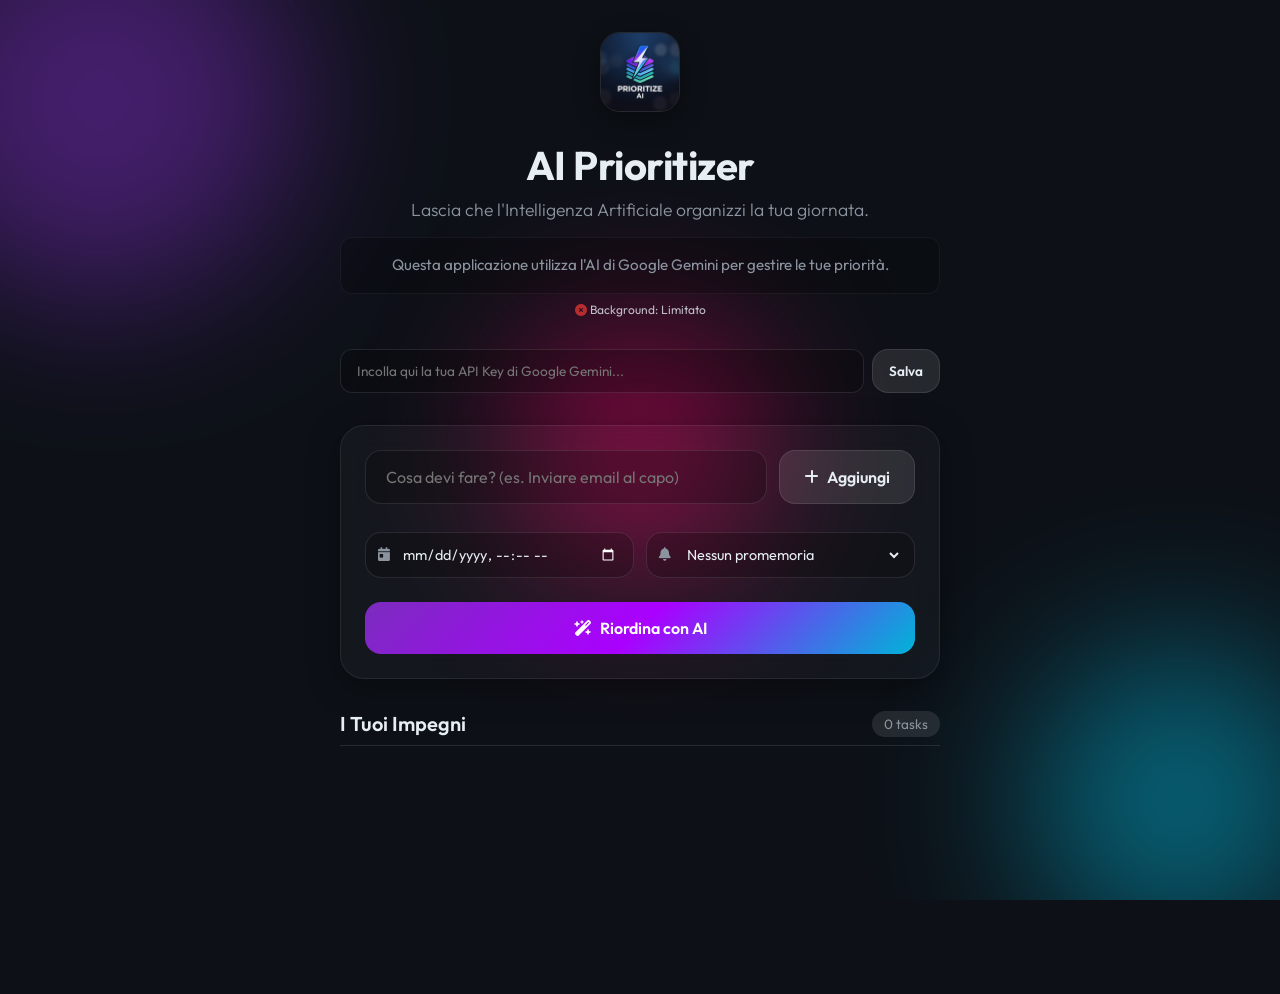
<file: index.html>
<!DOCTYPE html>
<html lang="it">

<head>
    <meta charset="UTF-8">
    <meta name="viewport" content="width=device-width, initial-scale=1.0">
    <title>AI Task Prioritizer</title>
    <!-- PWA Meta Tags -->
    <link rel="manifest" href="manifest.json">
    <meta name="theme-color" content="#0d1117">
    <link rel="apple-touch-icon" href="logo.png">
    <meta name="apple-mobile-web-app-capable" content="yes">
    <meta name="apple-mobile-web-app-status-bar-style" content="black-translucent">
    <!-- Google Fonts for modern typography -->
    <link rel="preconnect" href="https://fonts.googleapis.com">
    <link rel="preconnect" href="https://fonts.gstatic.com" crossorigin>
    <link href="https://fonts.googleapis.com/css2?family=Outfit:wght@300;400;500;600;700&display=swap" rel="stylesheet">
    <!-- Font Awesome for icons -->
    <link rel="stylesheet" href="https://cdnjs.cloudflare.com/ajax/libs/font-awesome/6.4.0/css/all.min.css">

    <link rel="stylesheet" href="style.css">
</head>

<body>
    <div class="background-animation">
        <div class="orb orb-1"></div>
        <div class="orb orb-2"></div>
        <div class="orb orb-3"></div>
    </div>

    <div class="app-container">
        <header>
            <div style="text-align: center; margin-bottom: 1.5rem;">
                <img src="logo.png" alt="AI Prioritizer Logo"
                    style="width: 80px; height: 80px; border-radius: 20px; box-shadow: 0 8px 24px rgba(0, 0, 0, 0.4); border: 1px solid rgba(255, 255, 255, 0.1);">
            </div>
            <h1>AI Prioritizer</h1>
            <p>Lascia che l'Intelligenza Artificiale organizzi la tua giornata.</p>
            <div class="app-description"
                style="margin-top: 1rem; font-size: 0.95rem; color: var(--text-secondary); line-height: 1.5; background: rgba(0, 0, 0, 0.2); border: 1px solid rgba(255, 255, 255, 0.05); padding: 1rem; border-radius: var(--border-radius-md);">
                Questa applicazione utilizza l'AI di Google Gemini per gestire le tue priorità.
            </div>
            <div id="support-status" class="support-status"
                style="margin-top: 0.5rem; font-size: 0.75rem; text-align: center; opacity: 0.8;">
                <span id="trigger-badge" class="badge">Controllo supporto background...</span>
            </div>
        </header>

        <div class="api-config">
            <input type="password" id="api-key-input" placeholder="Incolla qui la tua API Key di Google Gemini..."
                autocomplete="off">
            <button id="save-key-btn" class="btn-primary" style="padding: 0 1rem; font-size: 0.85rem;">Salva</button>
        </div>

        <!-- Notification Permission Banner -->
        <div id="notification-banner" class="notification-banner hidden">
            <div class="notification-banner-content">
                <i class="fa-solid fa-bell"></i>
                <span>Attiva le notifiche per ricevere promemoria sulle scadenze!</span>
                <button id="enable-notifications-btn" class="btn-primary"
                    style="padding: 0.5rem 1rem; font-size: 0.85rem; white-space: nowrap;">
                    <i class="fa-solid fa-bell"></i> Attiva
                </button>
            </div>
        </div>

        <section class="input-section glass-panel">
            <div class="input-group">
                <input type="text" id="task-input" placeholder="Cosa devi fare? (es. Inviare email al capo)"
                    autocomplete="off">
                <button id="add-btn" class="btn-primary">
                    <i class="fa-solid fa-plus"></i> Aggiungi
                </button>
            </div>
            <div class="input-row-secondary">
                <div class="input-with-icon">
                    <i class="fa-solid fa-calendar-day"></i>
                    <input type="datetime-local" id="task-date" class="task-date-input">
                </div>
                <div class="input-with-icon">
                    <i class="fa-solid fa-bell"></i>
                    <select id="task-reminder" class="task-date-input">
                        <option value="">Nessun promemoria</option>
                        <option value="60">1 ora prima</option>
                        <option value="360">6 ore prima</option>
                        <option value="1440">1 giorno prima</option>
                    </select>
                </div>
            </div>
            <button id="ai-sort-btn" class="btn-ai-magic">
                <i class="fa-solid fa-wand-magic-sparkles"></i> Riordina con AI
            </button>
        </section>

        <section class="tasks-section">
            <div class="section-header">
                <h2>I Tuoi Impegni</h2>
                <div style="display: flex; align-items: center; gap: 0.75rem;">
                    <span class="task-count" id="task-count">0 task</span>
                    <button id="delete-all-btn" class="btn-icon delete" title="Svuota lista" style="display: none;">
                        <i class="fa-solid fa-trash-can"></i>
                    </button>
                </div>
            </div>

            <div id="loader" class="loader hidden">
                <div class="spinner"></div>
                <p>L'AI sta analizzando le tue priorità...</p>
            </div>

            <ul id="task-list" class="task-list">
                <!-- Tasks will be injected here via JavaScript -->
            </ul>
        </section>
    </div>
    <script src="app.js"></script>

    <!-- Custom Confirm Modal -->
    <div id="custom-confirm" class="custom-confirm hidden">
        <div class="confirm-content glass-panel">
            <h3 id="confirm-title">Conferma Azione</h3>
            <p id="confirm-message">Sei sicuro di voler procedere?</p>
            <div class="confirm-actions">
                <button id="confirm-cancel-btn" class="btn-secondary">Annulla</button>
                <button id="confirm-ok-btn" class="btn-danger">Conferma</button>
            </div>
        </div>
    </div>

    <!-- Custom Edit Modal -->
    <div id="custom-edit" class="custom-confirm hidden">
        <div class="confirm-content glass-panel">
            <h3>Modifica Impegno</h3>
            <div class="edit-inputs">
                <input type="text" id="edit-task-text" placeholder="Nome impegno">
                <input type="datetime-local" id="edit-task-date" class="task-date-input" style="width: 100%;">
                <select id="edit-task-reminder" class="task-date-input" style="width: 100%;">
                    <option value="">Nessun promemoria</option>
                    <option value="60">1 ora prima</option>
                    <option value="360">6 ore prima</option>
                    <option value="1440">1 giorno prima</option>
                </select>
            </div>
            <div class="confirm-actions" style="margin-top: 1.5rem;">
                <button id="edit-cancel-btn" class="btn-secondary">Annulla</button>
                <button id="edit-save-btn" class="btn-primary" style="flex: 1;">Salva Modifiche</button>
            </div>
        </div>
    </div>

    <div id="toast-container" class="toast-container"></div>
</body>

</html>
</file>
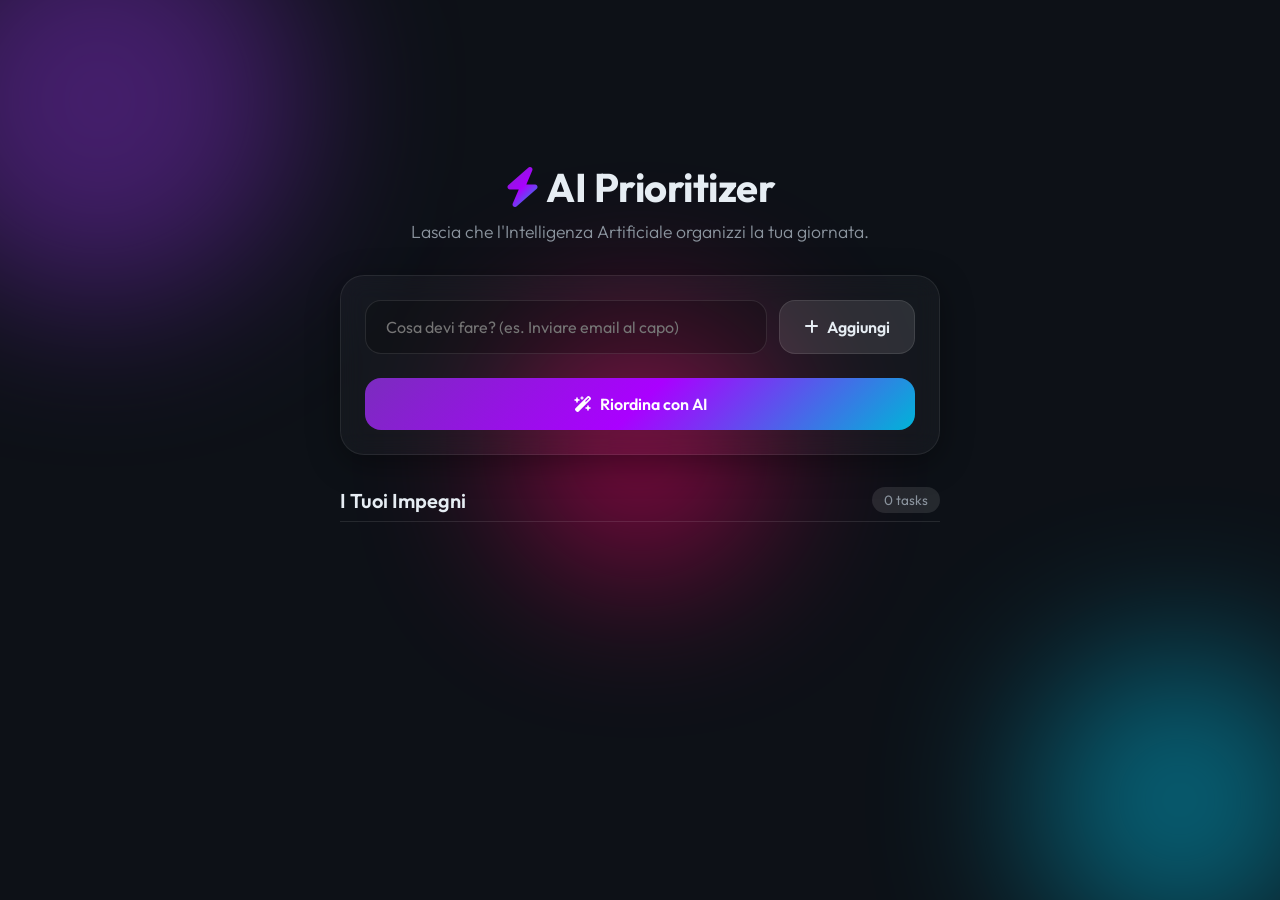
<file: primo-progetto/index.html>
<!DOCTYPE html>
<html lang="it">
<head>
    <meta charset="UTF-8">
    <meta name="viewport" content="width=device-width, initial-scale=1.0">
    <title>AI Task Prioritizer</title>
    <!-- Google Fonts for modern typography -->
    <link rel="preconnect" href="https://fonts.googleapis.com">
    <link rel="preconnect" href="https://fonts.gstatic.com" crossorigin>
    <link href="https://fonts.googleapis.com/css2?family=Outfit:wght@300;400;500;600;700&display=swap" rel="stylesheet">
    <!-- Font Awesome for icons -->
    <link rel="stylesheet" href="https://cdnjs.cloudflare.com/ajax/libs/font-awesome/6.4.0/css/all.min.css">
    
    <link rel="stylesheet" href="style.css">
</head>
<body>
    <div class="background-animation">
        <div class="orb orb-1"></div>
        <div class="orb orb-2"></div>
        <div class="orb orb-3"></div>
    </div>

    <div class="app-container">
        <header>
            <h1><i class="fa-solid fa-bolt text-gradient"></i> AI Prioritizer</h1>
            <p>Lascia che l'Intelligenza Artificiale organizzi la tua giornata.</p>
        </header>

        <section class="input-section glass-panel">
            <div class="input-group">
                <input type="text" id="task-input" placeholder="Cosa devi fare? (es. Inviare email al capo)" autocomplete="off">
                <button id="add-btn" class="btn-primary">
                    <i class="fa-solid fa-plus"></i> Aggiungi
                </button>
            </div>
            <button id="ai-sort-btn" class="btn-ai-magic">
                <i class="fa-solid fa-wand-magic-sparkles"></i> Riordina con AI
            </button>
        </section>

        <section class="tasks-section">
            <div class="section-header">
                <h2>I Tuoi Impegni</h2>
                <span class="task-count" id="task-count">0 task</span>
            </div>
            
            <div id="loader" class="loader hidden">
                <div class="spinner"></div>
                <p>L'AI sta analizzando le tue priorità...</p>
            </div>

            <ul id="task-list" class="task-list">
                <!-- Tasks will be injected here via JavaScript -->
            </ul>
        </section>
    </div>

    <script src="app.js"></script>
</body>
</html>
</file>
<file: style.css>
/* =========================================================
   VARIABLES & DESIGN TOKENS
   ========================================================= */
:root {
    --bg-color: #0d1117;
    --text-primary: #e6edf3;
    --text-secondary: #8b949e;

    /* Gradients for UI Elements */
    --gradient-glow: linear-gradient(135deg, #7b2cbf 0%, #aa00ff 50%, #00b4d8 100%);
    --gradient-hover: linear-gradient(135deg, #9d4edd 0%, #c77dff 100%);

    /* Colors for Priority Levels */
    --priority-high: #ff4d4d;
    --priority-medium: #ffc107;
    --priority-low: #00d2ff;

    /* Glassmorphism properties */
    --glass-bg: rgba(255, 255, 255, 0.03);
    --glass-border: rgba(255, 255, 255, 0.08);
    --glass-shadow: 0 8px 32px 0 rgba(0, 0, 0, 0.37);
    --glass-blur: blur(12px);

    --border-radius-xl: 24px;
    --border-radius-lg: 16px;
    --border-radius-md: 12px;

    --transition-fast: 0.2s ease;
    --transition-medium: 0.3s ease-in-out;
}

/* =========================================================
   BASE STYLES
   ========================================================= */
* {
    box-sizing: border-box;
    margin: 0;
    padding: 0;
    font-family: 'Outfit', sans-serif;
}

body {
    background-color: var(--bg-color);
    color: var(--text-primary);
    min-height: 100vh;
    display: flex;
    justify-content: center;
    align-items: center;
    overflow-x: hidden;
    position: relative;
}

/* =========================================================
   BACKGROUND ANIMATION (ORBS)
   ========================================================= */
.background-animation {
    position: absolute;
    top: 0;
    left: 0;
    width: 100vw;
    height: 100vh;
    overflow: hidden;
    z-index: -1;
}

.orb {
    position: absolute;
    border-radius: 50%;
    filter: blur(80px);
    opacity: 0.5;
    animation: float 20s infinite ease-in-out alternate;
}

.orb-1 {
    width: 400px;
    height: 400px;
    background: #7b2cbf;
    top: -100px;
    left: -100px;
    animation-duration: 25s;
}

.orb-2 {
    width: 300px;
    height: 300px;
    background: #00b4d8;
    bottom: -50px;
    right: -50px;
    animation-duration: 22s;
    animation-delay: -5s;
}

.orb-3 {
    width: 250px;
    height: 250px;
    background: #ff006e;
    top: 50%;
    left: 50%;
    transform: translate(-50%, -50%);
    animation-duration: 30s;
    animation-delay: -10s;
}

@keyframes float {
    0% {
        transform: translate(0, 0) scale(1);
    }

    50% {
        transform: translate(30px, -50px) scale(1.1);
    }

    100% {
        transform: translate(-40px, 30px) scale(0.9);
    }
}

/* =========================================================
   LAYOUT & CONTAINERS
   ========================================================= */
.app-container {
    width: 100%;
    max-width: 600px;
    margin: 2rem;
    display: flex;
    flex-direction: column;
    gap: 2rem;
    z-index: 1;
}

header {
    text-align: center;
    animation: slideDown 0.6s ease forwards;
}

header h1 {
    font-size: 2.5rem;
    font-weight: 700;
    margin-bottom: 0.5rem;
    letter-spacing: -0.5px;
}

header p {
    color: var(--text-secondary);
    font-size: 1.1rem;
    font-weight: 300;
}

.text-gradient {
    background: var(--gradient-glow);
    -webkit-background-clip: text;
    background-clip: text;
    -webkit-text-fill-color: transparent;
    display: inline-block;
}

/* API Key Configurator */
.api-config {
    display: flex;
    gap: 0.5rem;
    animation: fadeIn 0.8s ease forwards;
    z-index: 2;
}

.api-config input {
    flex: 1;
    background: rgba(0, 0, 0, 0.2);
    border: 1px solid rgba(255, 255, 255, 0.1);
    border-radius: var(--border-radius-md);
    padding: 0.75rem 1rem;
    color: var(--text-primary);
    font-size: 0.85rem;
    outline: none;
    transition: var(--transition-medium);
}

.api-config input:focus {
    border-color: rgba(123, 44, 191, 0.5);
}

/* Glassmorphism Panel Class */
.glass-panel {
    background: var(--glass-bg);
    backdrop-filter: var(--glass-blur);
    -webkit-backdrop-filter: var(--glass-blur);
    border: 1px solid var(--glass-border);
    box-shadow: var(--glass-shadow);
    border-radius: var(--border-radius-xl);
    padding: 1.5rem;
}

/* =========================================================
   INPUT SECTION
   ========================================================= */
.input-section {
    display: flex;
    flex-direction: column;
    gap: 1rem;
    animation: fadeIn 0.8s ease forwards;
}

.input-group {
    display: flex;
    gap: 0.75rem;
}

input[type="text"] {
    flex: 1;
    background: rgba(0, 0, 0, 0.2);
    border: 1px solid rgba(255, 255, 255, 0.1);
    border-radius: var(--border-radius-lg);
    padding: 1rem 1.25rem;
    color: var(--text-primary);
    font-size: 1rem;
    transition: var(--transition-medium);
    outline: none;
}

input[type="text"]:focus {
    border-color: rgba(255, 255, 255, 0.3);
    box-shadow: 0 0 0 2px rgba(123, 44, 191, 0.3);
}

button {
    cursor: pointer;
    border: none;
    outline: none;
    font-size: 1rem;
    font-weight: 600;
    border-radius: var(--border-radius-lg);
    transition: var(--transition-fast);
    display: flex;
    align-items: center;
    justify-content: center;
    gap: 0.5rem;
}

.btn-primary {
    background: rgba(255, 255, 255, 0.1);
    color: var(--text-primary);
    padding: 0 1.5rem;
    border: 1px solid rgba(255, 255, 255, 0.1);
}

.btn-primary:hover {
    background: rgba(255, 255, 255, 0.15);
    transform: translateY(-2px);
}

.btn-primary:active {
    transform: translateY(0);
}

.btn-ai-magic {
    background: var(--gradient-glow);
    color: white;
    padding: 1rem;
    width: 100%;
    margin-top: 0.5rem;
    position: relative;
    overflow: hidden;
    z-index: 1;
}

.btn-ai-magic::before {
    content: '';
    position: absolute;
    top: 0;
    left: 0;
    width: 100%;
    height: 100%;
    background: var(--gradient-hover);
    z-index: -1;
    transition: opacity var(--transition-medium);
    opacity: 0;
}

.btn-ai-magic:hover::before {
    opacity: 1;
}

.btn-ai-magic:hover {
    box-shadow: 0 4px 15px rgba(170, 0, 255, 0.4);
    transform: translateY(-2px);
}

/* =========================================================
   TASKS LIST
   ========================================================= */
.tasks-section {
    display: flex;
    flex-direction: column;
    gap: 1rem;
    animation: slideUp 0.8s ease forwards;
}

.section-header {
    display: flex;
    justify-content: space-between;
    align-items: center;
    padding-bottom: 0.5rem;
    border-bottom: 1px solid rgba(255, 255, 255, 0.1);
}

.section-header h2 {
    font-size: 1.25rem;
    font-weight: 600;
}

.task-count {
    background: rgba(255, 255, 255, 0.1);
    padding: 0.25rem 0.75rem;
    border-radius: 20px;
    font-size: 0.85rem;
    color: var(--text-secondary);
}

.task-list {
    list-style: none;
    display: flex;
    flex-direction: column;
    gap: 0.75rem;
    min-height: 200px;
}

.task-item {
    background: rgba(255, 255, 255, 0.05);
    border: 1px solid rgba(255, 255, 255, 0.08);
    border-radius: var(--border-radius-md);
    padding: 1rem;
    display: flex;
    align-items: flex-start;
    justify-content: space-between;
    gap: 1rem;
    transition: var(--transition-medium);
    animation: slideInLeft 0.3s ease forwards;
    cursor: grab;
}

.task-item:hover {
    background: rgba(255, 255, 255, 0.08);
    transform: translateX(4px);
}

.task-item:active {
    cursor: grabbing;
}

.task-item.dragging {
    opacity: 0.5;
    background: rgba(255, 255, 255, 0.02);
    border: 1px dashed var(--text-secondary);
    transform: scale(0.98) translateX(4px);
}

.task-item.drag-over {
    border-top: 2px dashed rgba(255, 255, 255, 0.5);
    background: rgba(255, 255, 255, 0.1);
}

.task-content {
    flex: 1;
    display: flex;
    flex-direction: column;
    gap: 0.25rem;
}

.task-text {
    font-size: 1.1rem;
    font-weight: 500;
    line-height: 1.4;
    word-break: break-word;
}

.task-reasoning {
    font-size: 0.85rem;
    color: var(--text-secondary);
    display: none;
    margin-top: 0.5rem;
}

.task-item.has-ai .task-reasoning {
    display: block;
    color: #c77dff;
    /* Slight highlight for AI output */
}

/* Priority Indicators */
.priority-badge {
    padding: 0.25rem 0.5rem;
    border-radius: 6px;
    font-size: 0.75rem;
    font-weight: 700;
    text-transform: uppercase;
    letter-spacing: 0.5px;
    display: none;
}

.task-item.priority-1 .priority-badge {
    display: inline-block;
    background: rgba(255, 77, 77, 0.15);
    color: var(--priority-high);
    border: 1px solid rgba(255, 77, 77, 0.3);
}

.task-item.priority-2 .priority-badge {
    display: inline-block;
    background: rgba(255, 193, 7, 0.15);
    color: var(--priority-medium);
    border: 1px solid rgba(255, 193, 7, 0.3);
}

.task-item.priority-3 .priority-badge {
    display: inline-block;
    background: rgba(0, 210, 255, 0.15);
    color: var(--priority-low);
    border: 1px solid rgba(0, 210, 255, 0.3);
}

.task-actions {
    display: flex;
    gap: 0.5rem;
}

.btn-icon {
    background: none;
    border: none;
    font-size: 1.1rem;
    color: var(--text-secondary);
    padding: 0.25rem;
    transition: var(--transition-fast);
}

.btn-icon:hover {
    color: var(--text-primary);
    transform: scale(1.1);
}

.btn-icon.delete:hover {
    color: #ff4d4d;
}

.btn-icon.edit:hover {
    color: #00d2ff;
}

/* Checkbox Base Styles */
.custom-checkbox {
    width: 24px;
    height: 24px;
    border-radius: 50%;
    border: 2px solid rgba(255, 255, 255, 0.3);
    cursor: pointer;
    display: flex;
    align-items: center;
    justify-content: center;
    transition: var(--transition-fast);
}

.task-item.completed .custom-checkbox {
    background: var(--gradient-glow);
    border-color: transparent;
}

.task-item.completed .custom-checkbox::after {
    content: '\f00c';
    font-family: 'Font Awesome 6 Free';
    font-weight: 900;
    color: white;
    font-size: 12px;
}

.task-item.completed .task-text {
    text-decoration: line-through;
    color: var(--text-secondary);
}

/* =========================================================
   LOADER
   ========================================================= */
.loader {
    display: flex;
    flex-direction: column;
    align-items: center;
    justify-content: center;
    padding: 2rem 0;
    gap: 1rem;
}

.loader.hidden {
    display: none;
}

.spinner {
    width: 40px;
    height: 40px;
    border: 4px solid rgba(255, 255, 255, 0.1);
    border-left-color: #aa00ff;
    border-radius: 50%;
    animation: spin 1s linear infinite;
}

@keyframes spin {
    to {
        transform: rotate(360deg);
    }
}

/* =========================================================
   ANIMATIONS
   ========================================================= */
@keyframes fadeIn {
    from {
        opacity: 0;
    }

    to {
        opacity: 1;
    }
}

@keyframes slideDown {
    from {
        opacity: 0;
        transform: translateY(-20px);
    }

    to {
        opacity: 1;
        transform: translateY(0);
    }
}

@keyframes slideUp {
    from {
        opacity: 0;
        transform: translateY(20px);
    }

    to {
        opacity: 1;
        transform: translateY(0);
    }
}

@keyframes slideInLeft {
    from {
        opacity: 0;
        transform: translateX(-20px);
    }

    to {
        opacity: 1;
        transform: translateX(0);
    }
}

/* RESPONSIVE */
@media (max-width: 480px) {
    .app-container {
        margin: 1rem;
    }

    .input-group {
        flex-direction: column;
    }

    .input-row-secondary {
        flex-direction: column;
    }

    .input-with-icon {
        width: 100%;
        box-sizing: border-box;
    }

    .input-with-icon .task-date-input {
        width: 100%;
        min-width: 0;
        font-size: 0.85rem;
    }

    .btn-primary {
        padding: 1rem;
    }

    .notification-banner-content {
        flex-direction: column;
        text-align: center;
    }

    .confirm-content {
        width: 95%;
        max-width: 95%;
    }

    .edit-inputs input,
    .edit-inputs select {
        width: 100% !important;
        box-sizing: border-box;
    }
}

/* =========================================================
   CUSTOM CONFIRM MODAL
   ========================================================= */
.custom-confirm {
    position: fixed;
    top: 0;
    left: 0;
    width: 100vw;
    height: 100vh;
    background: rgba(0, 0, 0, 0.6);
    backdrop-filter: blur(4px);
    -webkit-backdrop-filter: blur(4px);
    display: flex;
    justify-content: center;
    align-items: center;
    z-index: 9998;
    /* Just below toasts */
    opacity: 0;
    pointer-events: none;
    transition: opacity var(--transition-medium);
}

.custom-confirm.show {
    opacity: 1;
    pointer-events: auto;
}

.confirm-content {
    width: 90%;
    max-width: 400px;
    text-align: center;
    transform: translateY(20px) scale(0.95);
    transition: transform var(--transition-medium);
}

.custom-confirm.show .confirm-content {
    transform: translateY(0) scale(1);
}

.confirm-content h3 {
    font-size: 1.25rem;
    margin-bottom: 0.5rem;
    color: var(--text-primary);
}

.confirm-content p {
    color: var(--text-secondary);
    margin-bottom: 1.5rem;
    font-size: 1rem;
}

.confirm-actions {
    display: flex;
    gap: 1rem;
    justify-content: center;
}

.edit-inputs {
    display: flex;
    flex-direction: column;
    gap: 1rem;
    text-align: left;
}

.edit-inputs input[type="text"] {
    width: 100%;
}

.btn-secondary,
.btn-danger {
    flex: 1;
    padding: 0.75rem 1rem;
}

.btn-secondary {
    background: rgba(255, 255, 255, 0.05);
    color: var(--text-primary);
    border: 1px solid rgba(255, 255, 255, 0.1);
}

.btn-secondary:hover {
    background: rgba(255, 255, 255, 0.1);
}

.btn-danger {
    background: rgba(255, 23, 68, 0.15);
    /* Soft Red */
    color: #ff4d4d;
    border: 1px solid rgba(255, 23, 68, 0.3);
}

.btn-danger:hover {
    background: rgba(255, 23, 68, 0.25);
    box-shadow: 0 4px 15px rgba(255, 23, 68, 0.2);
}

/* =========================================================
   TASK DATE STYLES
   ========================================================= */
.task-date-input {
    background: rgba(0, 0, 0, 0.2);
    border: 1px solid rgba(255, 255, 255, 0.1);
    border-radius: var(--border-radius-lg);
    padding: 1rem;
    color: var(--text-primary);
    font-size: 0.9rem;
    outline: none;
    transition: var(--transition-medium);
    color-scheme: dark;
    /* Makes the calendar icon and picker dark too */
}

.task-date-input:focus {
    border-color: rgba(255, 255, 255, 0.3);
    box-shadow: 0 0 0 2px rgba(123, 44, 191, 0.3);
}

.input-row-secondary {
    display: flex;
    gap: 0.75rem;
    margin-top: 0.75rem;
}

.input-with-icon {
    display: flex;
    align-items: center;
    gap: 0.5rem;
    flex: 1;
    background: rgba(0, 0, 0, 0.2);
    border: 1px solid rgba(255, 255, 255, 0.1);
    border-radius: var(--border-radius-lg);
    padding: 0 0.75rem;
}

.input-with-icon>i {
    color: var(--text-secondary);
    font-size: 0.85rem;
}

.input-with-icon .task-date-input {
    border: none;
    background: transparent;
    padding: 0.75rem 0.25rem;
    flex: 1;
    min-width: 0;
}

.input-with-icon select.task-date-input {
    cursor: pointer;
    flex: 1;
    min-width: 0;
}

.task-date-display {
    font-size: 0.8rem;
    color: var(--text-secondary);
    display: flex;
    align-items: center;
    gap: 6px;
    margin-top: 4px;
}

.task-date-display i {
    font-size: 0.75rem;
}

.task-item.expired .task-date-display {
    color: var(--priority-high);
    font-weight: 600;
}

/* =========================================================
   NOTIFICATION BANNER
   ========================================================= */
.notification-banner {
    background: linear-gradient(135deg, rgba(123, 44, 191, 0.2), rgba(79, 70, 229, 0.2));
    border: 1px solid rgba(123, 44, 191, 0.3);
    border-radius: var(--border-radius-lg);
    padding: 1rem 1.5rem;
    margin-bottom: 1rem;
    animation: fadeInDown 0.5s ease-out;
}

.notification-banner.hidden {
    display: none;
}

.notification-banner-content {
    display: flex;
    align-items: center;
    gap: 1rem;
    flex-wrap: wrap;
}

.notification-banner-content>i {
    font-size: 1.3rem;
    color: #a78bfa;
}

.notification-banner-content>span {
    flex: 1;
    font-size: 0.9rem;
    color: var(--text-secondary);
}

@keyframes fadeInDown {
    from {
        opacity: 0;
        transform: translateY(-10px);
    }

    to {
        opacity: 1;
        transform: translateY(0);
    }
}

/* =========================================================
   TOAST NOTIFICATIONS
   ========================================================= */
.toast-container {
    position: fixed;
    bottom: 20px;
    right: 20px;
    display: flex;
    flex-direction: column;
    gap: 10px;
    z-index: 9999;
    pointer-events: none;
    /* Let clicks pass through empty areas */
}

.toast {
    background: var(--glass-bg);
    backdrop-filter: var(--glass-blur);
    -webkit-backdrop-filter: var(--glass-blur);
    border: 1px solid var(--glass-border);
    box-shadow: var(--glass-shadow);
    color: var(--text-primary);
    padding: 1rem 1.5rem;
    border-radius: var(--border-radius-md);
    font-size: 0.95rem;
    display: flex;
    align-items: center;
    gap: 12px;
    min-width: 300px;
    max-width: 400px;
    transform: translateX(120%);
    opacity: 0;
    transition: transform 0.4s cubic-bezier(0.68, -0.55, 0.265, 1.55), opacity 0.4s ease;
    pointer-events: auto;
    /* Re-enable clicks for toasts */
}

.toast.show {
    transform: translateX(0);
    opacity: 1;
}

.toast i {
    font-size: 1.25rem;
}

.toast-success {
    border-left: 4px solid #00E676;
    /* Vivid Green */
}

.toast-success i {
    color: #00E676;
}

.toast-error {
    border-left: 4px solid #FF1744;
    /* Vivid Red */
}

.toast-error i {
    color: #FF1744;
}

.toast-warning {
    border-left: 4px solid #FFC400;
    /* Vivid Amber */
}

.toast-warning i {
    color: #FFC400;
}

.toast-info {
    border-left: 4px solid var(--text-primary);
}

.toast-info i {
    color: var(--text-primary);
}

.toast-content {
    flex: 1;
    line-height: 1.4;
}
</file>
<file: primo-progetto/style.css>
/* =========================================================
   VARIABLES & DESIGN TOKENS
   ========================================================= */
:root {
    --bg-color: #0d1117;
    --text-primary: #e6edf3;
    --text-secondary: #8b949e;
    
    /* Gradients for UI Elements */
    --gradient-glow: linear-gradient(135deg, #7b2cbf 0%, #aa00ff 50%, #00b4d8 100%);
    --gradient-hover: linear-gradient(135deg, #9d4edd 0%, #c77dff 100%);
    
    /* Colors for Priority Levels */
    --priority-high: #ff4d4d;
    --priority-medium: #ffc107;
    --priority-low: #00d2ff;
    
    /* Glassmorphism properties */
    --glass-bg: rgba(255, 255, 255, 0.03);
    --glass-border: rgba(255, 255, 255, 0.08);
    --glass-shadow: 0 8px 32px 0 rgba(0, 0, 0, 0.37);
    --glass-blur: blur(12px);
    
    --border-radius-xl: 24px;
    --border-radius-lg: 16px;
    --border-radius-md: 12px;
    
    --transition-fast: 0.2s ease;
    --transition-medium: 0.3s ease-in-out;
}

/* =========================================================
   BASE STYLES
   ========================================================= */
* {
    box-sizing: border-box;
    margin: 0;
    padding: 0;
    font-family: 'Outfit', sans-serif;
}

body {
    background-color: var(--bg-color);
    color: var(--text-primary);
    min-height: 100vh;
    display: flex;
    justify-content: center;
    align-items: center;
    overflow-x: hidden;
    position: relative;
}

/* =========================================================
   BACKGROUND ANIMATION (ORBS)
   ========================================================= */
.background-animation {
    position: absolute;
    top: 0;
    left: 0;
    width: 100vw;
    height: 100vh;
    overflow: hidden;
    z-index: -1;
}

.orb {
    position: absolute;
    border-radius: 50%;
    filter: blur(80px);
    opacity: 0.5;
    animation: float 20s infinite ease-in-out alternate;
}

.orb-1 {
    width: 400px;
    height: 400px;
    background: #7b2cbf;
    top: -100px;
    left: -100px;
    animation-duration: 25s;
}

.orb-2 {
    width: 300px;
    height: 300px;
    background: #00b4d8;
    bottom: -50px;
    right: -50px;
    animation-duration: 22s;
    animation-delay: -5s;
}

.orb-3 {
    width: 250px;
    height: 250px;
    background: #ff006e;
    top: 50%;
    left: 50%;
    transform: translate(-50%, -50%);
    animation-duration: 30s;
    animation-delay: -10s;
}

@keyframes float {
    0% { transform: translate(0, 0) scale(1); }
    50% { transform: translate(30px, -50px) scale(1.1); }
    100% { transform: translate(-40px, 30px) scale(0.9); }
}

/* =========================================================
   LAYOUT & CONTAINERS
   ========================================================= */
.app-container {
    width: 100%;
    max-width: 600px;
    margin: 2rem;
    display: flex;
    flex-direction: column;
    gap: 2rem;
    z-index: 1;
}

header {
    text-align: center;
    animation: slideDown 0.6s ease forwards;
}

header h1 {
    font-size: 2.5rem;
    font-weight: 700;
    margin-bottom: 0.5rem;
    letter-spacing: -0.5px;
}

header p {
    color: var(--text-secondary);
    font-size: 1.1rem;
    font-weight: 300;
}

.text-gradient {
    background: var(--gradient-glow);
    -webkit-background-clip: text;
    -webkit-text-fill-color: transparent;
    display: inline-block;
}

/* Glassmorphism Panel Class */
.glass-panel {
    background: var(--glass-bg);
    backdrop-filter: var(--glass-blur);
    -webkit-backdrop-filter: var(--glass-blur);
    border: 1px solid var(--glass-border);
    box-shadow: var(--glass-shadow);
    border-radius: var(--border-radius-xl);
    padding: 1.5rem;
}

/* =========================================================
   INPUT SECTION
   ========================================================= */
.input-section {
    display: flex;
    flex-direction: column;
    gap: 1rem;
    animation: fadeIn 0.8s ease forwards;
}

.input-group {
    display: flex;
    gap: 0.75rem;
}

input[type="text"] {
    flex: 1;
    background: rgba(0, 0, 0, 0.2);
    border: 1px solid rgba(255, 255, 255, 0.1);
    border-radius: var(--border-radius-lg);
    padding: 1rem 1.25rem;
    color: var(--text-primary);
    font-size: 1rem;
    transition: var(--transition-medium);
    outline: none;
}

input[type="text"]:focus {
    border-color: rgba(255, 255, 255, 0.3);
    box-shadow: 0 0 0 2px rgba(123, 44, 191, 0.3);
}

button {
    cursor: pointer;
    border: none;
    outline: none;
    font-size: 1rem;
    font-weight: 600;
    border-radius: var(--border-radius-lg);
    transition: var(--transition-fast);
    display: flex;
    align-items: center;
    justify-content: center;
    gap: 0.5rem;
}

.btn-primary {
    background: rgba(255, 255, 255, 0.1);
    color: var(--text-primary);
    padding: 0 1.5rem;
    border: 1px solid rgba(255, 255, 255, 0.1);
}

.btn-primary:hover {
    background: rgba(255, 255, 255, 0.15);
    transform: translateY(-2px);
}

.btn-primary:active {
    transform: translateY(0);
}

.btn-ai-magic {
    background: var(--gradient-glow);
    color: white;
    padding: 1rem;
    width: 100%;
    margin-top: 0.5rem;
    position: relative;
    overflow: hidden;
    z-index: 1;
}

.btn-ai-magic::before {
    content: '';
    position: absolute;
    top: 0;
    left: 0;
    width: 100%;
    height: 100%;
    background: var(--gradient-hover);
    z-index: -1;
    transition: opacity var(--transition-medium);
    opacity: 0;
}

.btn-ai-magic:hover::before {
    opacity: 1;
}

.btn-ai-magic:hover {
    box-shadow: 0 4px 15px rgba(170, 0, 255, 0.4);
    transform: translateY(-2px);
}

/* =========================================================
   TASKS LIST
   ========================================================= */
.tasks-section {
    display: flex;
    flex-direction: column;
    gap: 1rem;
    animation: slideUp 0.8s ease forwards;
}

.section-header {
    display: flex;
    justify-content: space-between;
    align-items: center;
    padding-bottom: 0.5rem;
    border-bottom: 1px solid rgba(255, 255, 255, 0.1);
}

.section-header h2 {
    font-size: 1.25rem;
    font-weight: 600;
}

.task-count {
    background: rgba(255, 255, 255, 0.1);
    padding: 0.25rem 0.75rem;
    border-radius: 20px;
    font-size: 0.85rem;
    color: var(--text-secondary);
}

.task-list {
    list-style: none;
    display: flex;
    flex-direction: column;
    gap: 0.75rem;
    min-height: 200px;
}

.task-item {
    background: rgba(255, 255, 255, 0.05);
    border: 1px solid rgba(255, 255, 255, 0.08);
    border-radius: var(--border-radius-md);
    padding: 1rem;
    display: flex;
    align-items: flex-start;
    justify-content: space-between;
    gap: 1rem;
    transition: var(--transition-medium);
    animation: slideInLeft 0.3s ease forwards;
}

.task-item:hover {
    background: rgba(255, 255, 255, 0.08);
    transform: translateX(4px);
}

.task-content {
    flex: 1;
    display: flex;
    flex-direction: column;
    gap: 0.25rem;
}

.task-text {
    font-size: 1.1rem;
    font-weight: 500;
    line-height: 1.4;
    word-break: break-word;
}

.task-reasoning {
    font-size: 0.85rem;
    color: var(--text-secondary);
    display: none;
    margin-top: 0.5rem;
}

.task-item.has-ai .task-reasoning {
    display: block;
    color: #c77dff; /* Slight highlight for AI output */
}

/* Priority Indicators */
.priority-badge {
    padding: 0.25rem 0.5rem;
    border-radius: 6px;
    font-size: 0.75rem;
    font-weight: 700;
    text-transform: uppercase;
    letter-spacing: 0.5px;
    display: none;
}

.task-item.priority-1 .priority-badge {
    display: inline-block;
    background: rgba(255, 77, 77, 0.15);
    color: var(--priority-high);
    border: 1px solid rgba(255, 77, 77, 0.3);
}

.task-item.priority-2 .priority-badge {
    display: inline-block;
    background: rgba(255, 193, 7, 0.15);
    color: var(--priority-medium);
    border: 1px solid rgba(255, 193, 7, 0.3);
}

.task-item.priority-3 .priority-badge {
    display: inline-block;
    background: rgba(0, 210, 255, 0.15);
    color: var(--priority-low);
    border: 1px solid rgba(0, 210, 255, 0.3);
}

.task-actions {
    display: flex;
    gap: 0.5rem;
}

.btn-icon {
    background: none;
    border: none;
    font-size: 1.1rem;
    color: var(--text-secondary);
    padding: 0.25rem;
    transition: var(--transition-fast);
}

.btn-icon:hover {
    color: var(--text-primary);
    transform: scale(1.1);
}

.btn-icon.delete:hover {
    color: #ff4d4d;
}

/* Checkbox Base Styles */
.custom-checkbox {
    width: 24px;
    height: 24px;
    border-radius: 50%;
    border: 2px solid rgba(255, 255, 255, 0.3);
    cursor: pointer;
    display: flex;
    align-items: center;
    justify-content: center;
    transition: var(--transition-fast);
}

.task-item.completed .custom-checkbox {
    background: var(--gradient-glow);
    border-color: transparent;
}

.task-item.completed .custom-checkbox::after {
    content: '\f00c';
    font-family: 'Font Awesome 6 Free';
    font-weight: 900;
    color: white;
    font-size: 12px;
}

.task-item.completed .task-text {
    text-decoration: line-through;
    color: var(--text-secondary);
}

/* =========================================================
   LOADER
   ========================================================= */
.loader {
    display: flex;
    flex-direction: column;
    align-items: center;
    justify-content: center;
    padding: 2rem 0;
    gap: 1rem;
}

.loader.hidden {
    display: none;
}

.spinner {
    width: 40px;
    height: 40px;
    border: 4px solid rgba(255, 255, 255, 0.1);
    border-left-color: #aa00ff;
    border-radius: 50%;
    animation: spin 1s linear infinite;
}

@keyframes spin {
    to { transform: rotate(360deg); }
}

/* =========================================================
   ANIMATIONS
   ========================================================= */
@keyframes fadeIn {
    from { opacity: 0; }
    to { opacity: 1; }
}

@keyframes slideDown {
    from { opacity: 0; transform: translateY(-20px); }
    to { opacity: 1; transform: translateY(0); }
}

@keyframes slideUp {
    from { opacity: 0; transform: translateY(20px); }
    to { opacity: 1; transform: translateY(0); }
}

@keyframes slideInLeft {
    from { opacity: 0; transform: translateX(-20px); }
    to { opacity: 1; transform: translateX(0); }
}

/* RESPONSIVE */
@media (max-width: 480px) {
    .app-container {
        margin: 1rem;
    }
    .input-group {
        flex-direction: column;
    }
    .btn-primary {
        padding: 1rem;
    }
}
</file>
